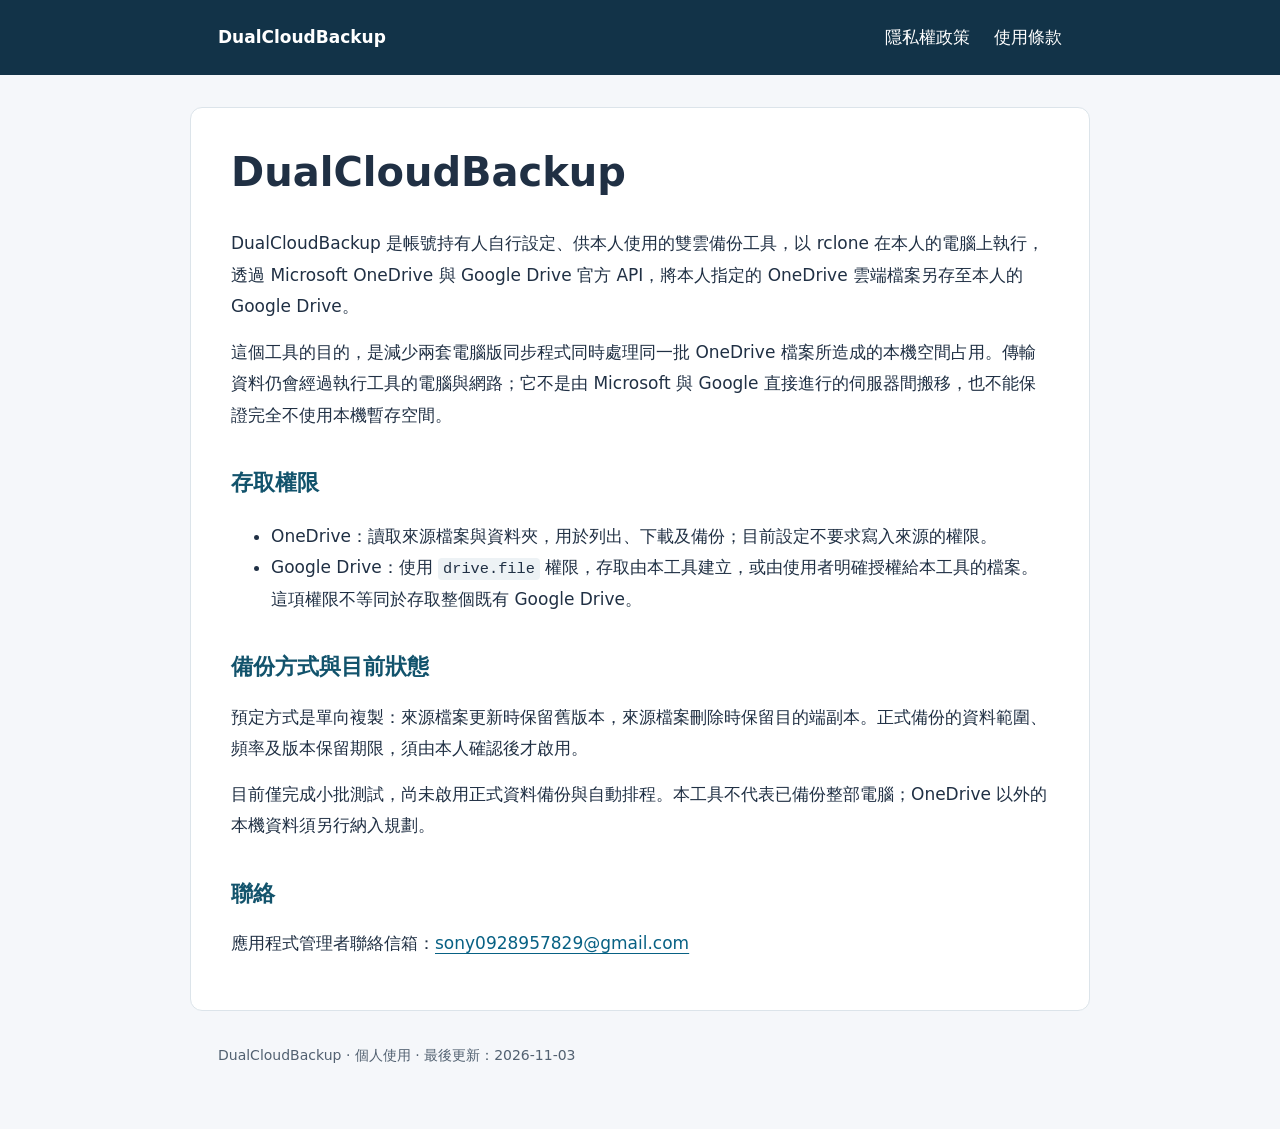
<file: index.html>
<!doctype html>
<html lang="zh-Hant"><head><meta charset="utf-8"><meta name="viewport" content="width=device-width,initial-scale=1"><title>DualCloudBackup</title><meta name="description" content="DualCloudBackup 個人雙雲備份工具的用途、隱私權政策及使用條款。"><link rel="stylesheet" href="style.css"></head><body><header><nav aria-label="主要導覽"><a href="index.html">DualCloudBackup</a><a href="privacy.html">隱私權政策</a><a href="terms.html">使用條款</a></nav></header><main><h1>DualCloudBackup</h1>
<p>DualCloudBackup 是帳號持有人自行設定、供本人使用的雙雲備份工具，以 rclone 在本人的電腦上執行，透過 Microsoft OneDrive 與 Google Drive 官方 API，將本人指定的 OneDrive 雲端檔案另存至本人的 Google Drive。</p>
<p>這個工具的目的，是減少兩套電腦版同步程式同時處理同一批 OneDrive 檔案所造成的本機空間占用。傳輸資料仍會經過執行工具的電腦與網路；它不是由 Microsoft 與 Google 直接進行的伺服器間搬移，也不能保證完全不使用本機暫存空間。</p>
<h2>存取權限</h2>
<ul>
<li>OneDrive：讀取來源檔案與資料夾，用於列出、下載及備份；目前設定不要求寫入來源的權限。</li>
<li>Google Drive：使用 <code>drive.file</code> 權限，存取由本工具建立，或由使用者明確授權給本工具的檔案。這項權限不等同於存取整個既有 Google Drive。</li>
</ul>
<h2>備份方式與目前狀態</h2>
<p>預定方式是單向複製：來源檔案更新時保留舊版本，來源檔案刪除時保留目的端副本。正式備份的資料範圍、頻率及版本保留期限，須由本人確認後才啟用。</p>
<p>目前僅完成小批測試，尚未啟用正式資料備份與自動排程。本工具不代表已備份整部電腦；OneDrive 以外的本機資料須另行納入規劃。</p>
<h2>聯絡</h2>
<p>應用程式管理者聯絡信箱：<a href="mailto:sony0928957829@gmail.com">sony0928957829@gmail.com</a></p></main><footer>DualCloudBackup · 個人使用 · 最後更新：2026-11-03</footer></body></html>
</file>
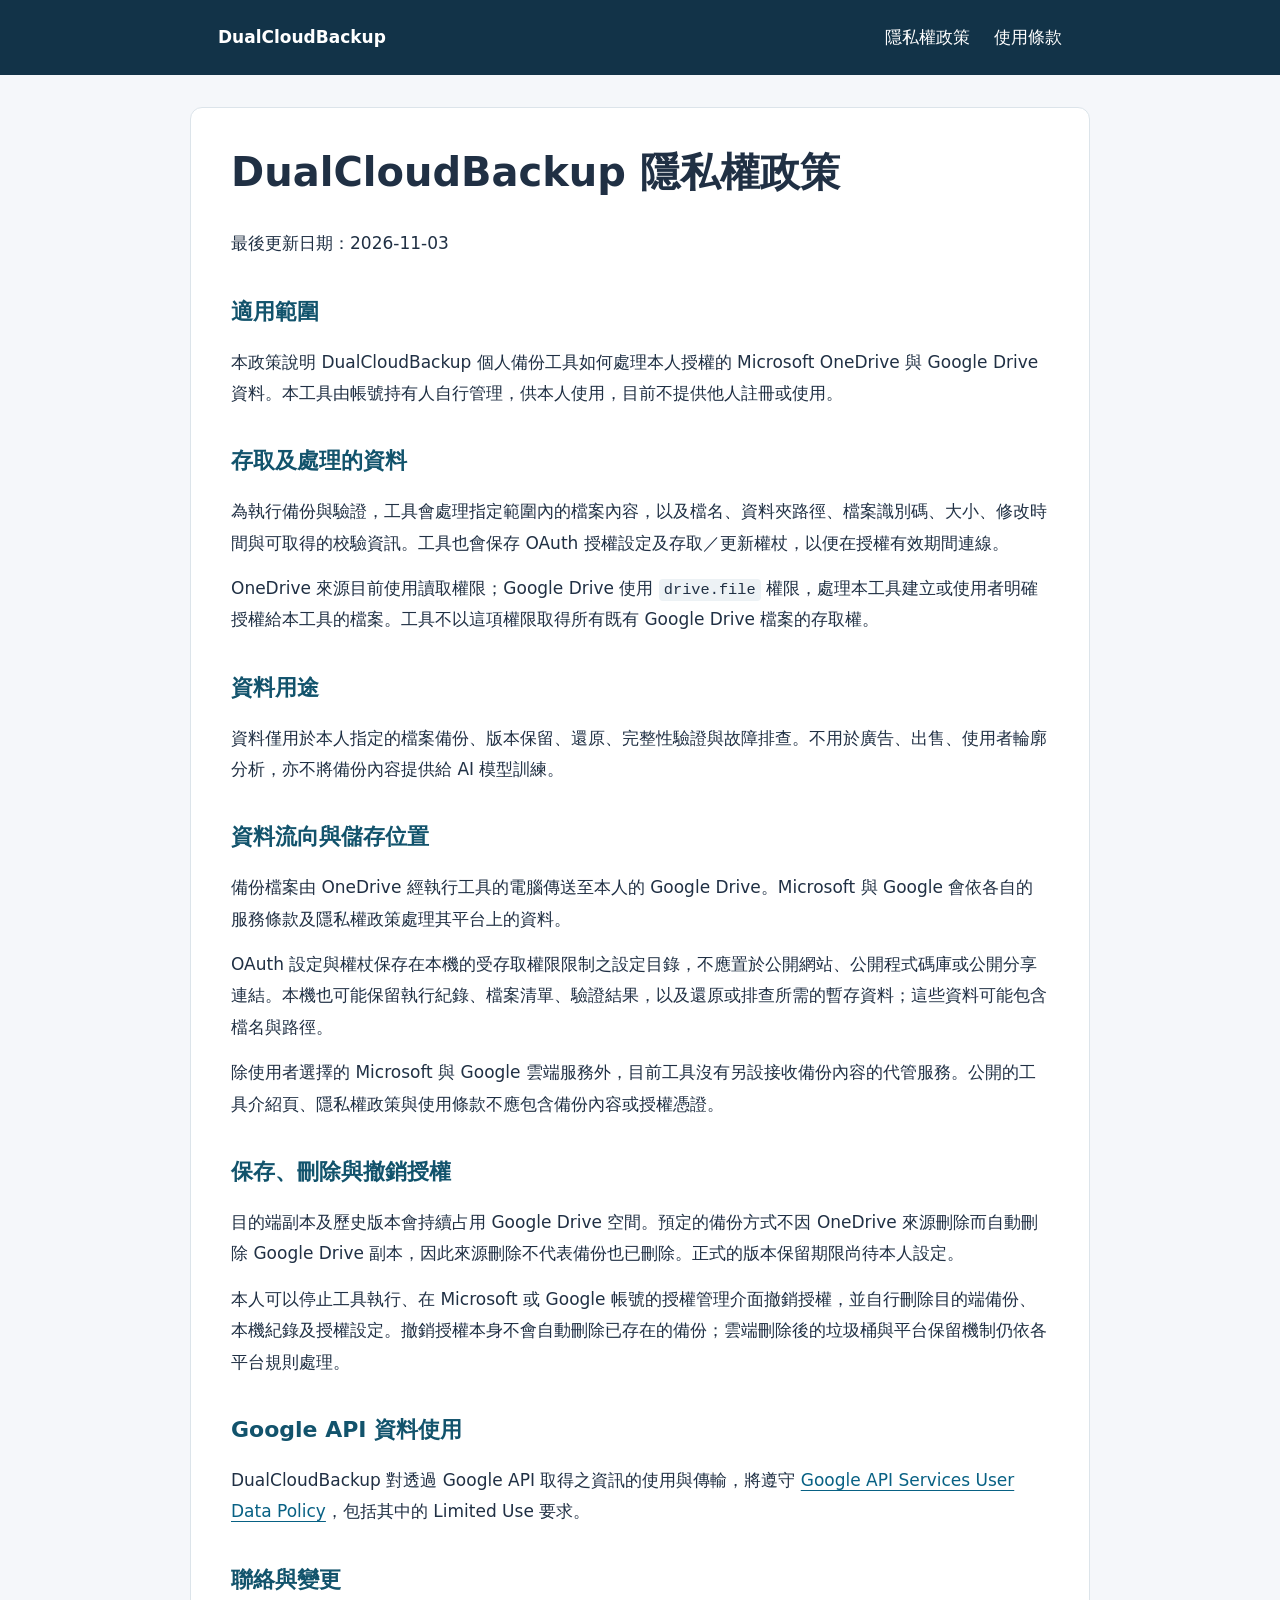
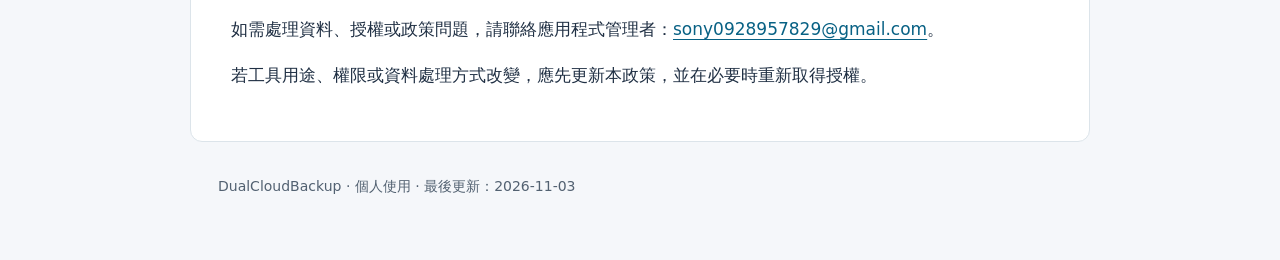
<file: privacy.html>
<!doctype html>
<html lang="zh-Hant"><head><meta charset="utf-8"><meta name="viewport" content="width=device-width,initial-scale=1"><title>隱私權政策</title><meta name="description" content="DualCloudBackup 個人雙雲備份工具的用途、隱私權政策及使用條款。"><link rel="stylesheet" href="style.css"></head><body><header><nav aria-label="主要導覽"><a href="index.html">DualCloudBackup</a><a href="privacy.html">隱私權政策</a><a href="terms.html">使用條款</a></nav></header><main><h1>DualCloudBackup 隱私權政策</h1>
<p>最後更新日期：2026-11-03</p>
<h2>適用範圍</h2>
<p>本政策說明 DualCloudBackup 個人備份工具如何處理本人授權的 Microsoft OneDrive 與 Google Drive 資料。本工具由帳號持有人自行管理，供本人使用，目前不提供他人註冊或使用。</p>
<h2>存取及處理的資料</h2>
<p>為執行備份與驗證，工具會處理指定範圍內的檔案內容，以及檔名、資料夾路徑、檔案識別碼、大小、修改時間與可取得的校驗資訊。工具也會保存 OAuth 授權設定及存取／更新權杖，以便在授權有效期間連線。</p>
<p>OneDrive 來源目前使用讀取權限；Google Drive 使用 <code>drive.file</code> 權限，處理本工具建立或使用者明確授權給本工具的檔案。工具不以這項權限取得所有既有 Google Drive 檔案的存取權。</p>
<h2>資料用途</h2>
<p>資料僅用於本人指定的檔案備份、版本保留、還原、完整性驗證與故障排查。不用於廣告、出售、使用者輪廓分析，亦不將備份內容提供給 AI 模型訓練。</p>
<h2>資料流向與儲存位置</h2>
<p>備份檔案由 OneDrive 經執行工具的電腦傳送至本人的 Google Drive。Microsoft 與 Google 會依各自的服務條款及隱私權政策處理其平台上的資料。</p>
<p>OAuth 設定與權杖保存在本機的受存取權限限制之設定目錄，不應置於公開網站、公開程式碼庫或公開分享連結。本機也可能保留執行紀錄、檔案清單、驗證結果，以及還原或排查所需的暫存資料；這些資料可能包含檔名與路徑。</p>
<p>除使用者選擇的 Microsoft 與 Google 雲端服務外，目前工具沒有另設接收備份內容的代管服務。公開的工具介紹頁、隱私權政策與使用條款不應包含備份內容或授權憑證。</p>
<h2>保存、刪除與撤銷授權</h2>
<p>目的端副本及歷史版本會持續占用 Google Drive 空間。預定的備份方式不因 OneDrive 來源刪除而自動刪除 Google Drive 副本，因此來源刪除不代表備份也已刪除。正式的版本保留期限尚待本人設定。</p>
<p>本人可以停止工具執行、在 Microsoft 或 Google 帳號的授權管理介面撤銷授權，並自行刪除目的端備份、本機紀錄及授權設定。撤銷授權本身不會自動刪除已存在的備份；雲端刪除後的垃圾桶與平台保留機制仍依各平台規則處理。</p>
<h2>Google API 資料使用</h2>
<p>DualCloudBackup 對透過 Google API 取得之資訊的使用與傳輸，將遵守 <a href="https://developers.google.com/terms/api-services-user-data-policy">Google API Services User Data Policy</a>，包括其中的 Limited Use 要求。</p>
<h2>聯絡與變更</h2>
<p>如需處理資料、授權或政策問題，請聯絡應用程式管理者：<a href="mailto:sony0928957829@gmail.com">sony0928957829@gmail.com</a>。</p>
<p>若工具用途、權限或資料處理方式改變，應先更新本政策，並在必要時重新取得授權。</p></main><footer>DualCloudBackup · 個人使用 · 最後更新：2026-11-03</footer></body></html>
</file>
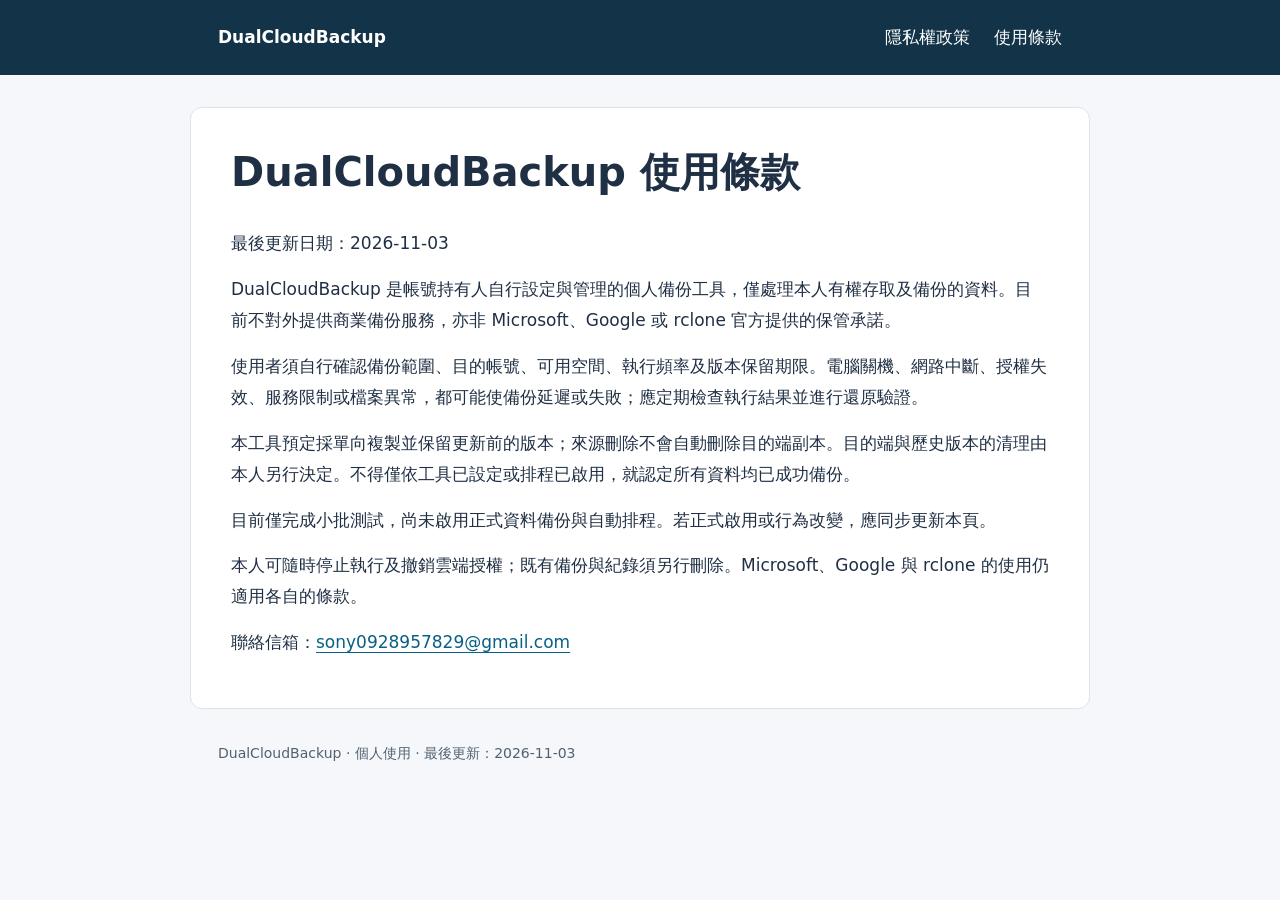
<file: terms.html>
<!doctype html>
<html lang="zh-Hant"><head><meta charset="utf-8"><meta name="viewport" content="width=device-width,initial-scale=1"><title>使用條款</title><meta name="description" content="DualCloudBackup 個人雙雲備份工具的用途、隱私權政策及使用條款。"><link rel="stylesheet" href="style.css"></head><body><header><nav aria-label="主要導覽"><a href="index.html">DualCloudBackup</a><a href="privacy.html">隱私權政策</a><a href="terms.html">使用條款</a></nav></header><main><h1>DualCloudBackup 使用條款</h1>
<p>最後更新日期：2026-11-03</p>
<p>DualCloudBackup 是帳號持有人自行設定與管理的個人備份工具，僅處理本人有權存取及備份的資料。目前不對外提供商業備份服務，亦非 Microsoft、Google 或 rclone 官方提供的保管承諾。</p>
<p>使用者須自行確認備份範圍、目的帳號、可用空間、執行頻率及版本保留期限。電腦關機、網路中斷、授權失效、服務限制或檔案異常，都可能使備份延遲或失敗；應定期檢查執行結果並進行還原驗證。</p>
<p>本工具預定採單向複製並保留更新前的版本；來源刪除不會自動刪除目的端副本。目的端與歷史版本的清理由本人另行決定。不得僅依工具已設定或排程已啟用，就認定所有資料均已成功備份。</p>
<p>目前僅完成小批測試，尚未啟用正式資料備份與自動排程。若正式啟用或行為改變，應同步更新本頁。</p>
<p>本人可隨時停止執行及撤銷雲端授權；既有備份與紀錄須另行刪除。Microsoft、Google 與 rclone 的使用仍適用各自的條款。</p>
<p>聯絡信箱：<a href="mailto:sony0928957829@gmail.com">sony0928957829@gmail.com</a></p></main><footer>DualCloudBackup · 個人使用 · 最後更新：2026-11-03</footer></body></html>
</file>
<file: style.css>
*{box-sizing:border-box}body{margin:0;background:#f5f7fa;color:#203044;font:17px/1.85 system-ui,"Microsoft JhengHei",sans-serif}header{background:#123348;color:white}nav{max-width:900px;margin:auto;padding:22px 28px;display:flex;gap:24px;flex-wrap:wrap}nav a{color:inherit;text-decoration:none}nav a:first-child{font-weight:750;margin-right:auto}main{max-width:900px;margin:32px auto;padding:36px 40px;background:white;border:1px solid #dce4ea;border-radius:12px}h1{font-size:clamp(28px,5vw,40px);line-height:1.4;margin:0 0 28px}h2{font-size:22px;margin:32px 0 10px;color:#12536c}p{margin:14px 0}a{color:#086184;text-underline-offset:4px}code{font-size:.9em;background:#edf2f5;padding:2px 5px;border-radius:4px}footer{max-width:900px;margin:28px auto;padding:0 28px 32px;color:#526171;font-size:14px}a:focus-visible{outline:3px solid #da9a32;outline-offset:5px}@media(max-width:600px){main{margin:16px 12px;padding:24px 20px}nav{padding:18px 20px;gap:14px}}
</file>
